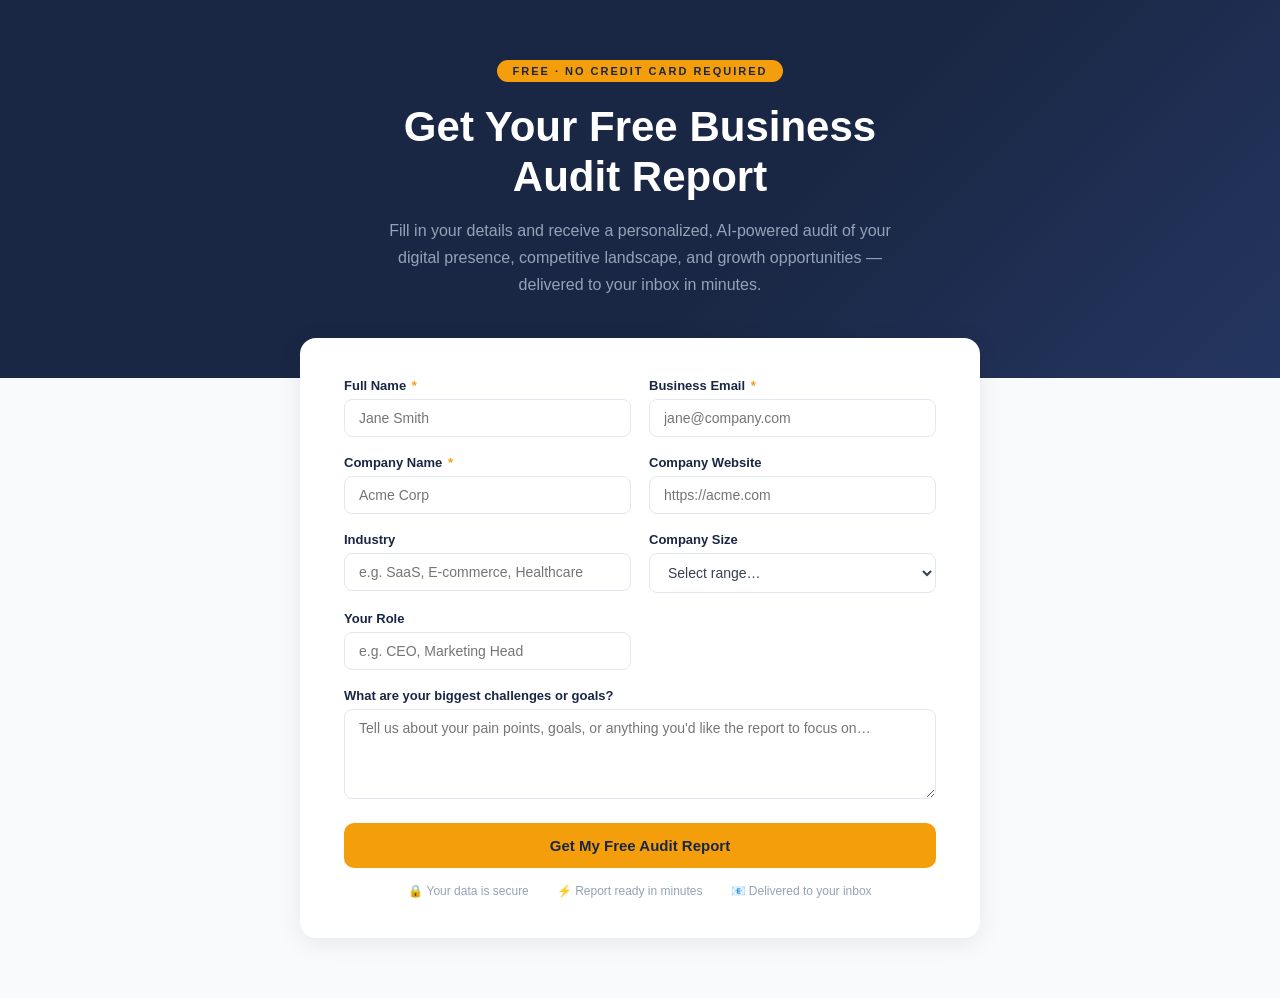
<file: templates/index.html>
<!DOCTYPE html>
<html lang="en">
<head>
  <meta charset="UTF-8" />
  <meta name="viewport" content="width=device-width, initial-scale=1.0" />
  <title>Free Business Audit Report</title>
  <style>
    *, *::before, *::after { box-sizing: border-box; margin: 0; padding: 0; }
    :root {
      --navy: #1a2744;
      --gold: #f59e0b;
      --light: #f8fafc;
      --border: #e2e8f0;
      --error: #ef4444;
      --success: #10b981;
      --text: #374151;
      --muted: #6b7280;
    }
    body {
      font-family: 'Helvetica Neue', Helvetica, Arial, sans-serif;
      background: var(--light);
      color: var(--text);
      min-height: 100vh;
    }
    /* ── Hero ─────────────────────────────────────────────────────────── */
    .hero {
      background: linear-gradient(135deg, var(--navy) 60%, #243560 100%);
      color: #fff;
      text-align: center;
      padding: 60px 20px 80px;
    }
    .hero .badge {
      display: inline-block;
      background: var(--gold);
      color: var(--navy);
      font-size: 11px;
      font-weight: 700;
      letter-spacing: 2px;
      text-transform: uppercase;
      padding: 5px 16px;
      border-radius: 20px;
      margin-bottom: 20px;
    }
    .hero h1 { font-size: clamp(26px, 5vw, 42px); font-weight: 800; line-height: 1.2; margin-bottom: 14px; }
    .hero p  { font-size: 16px; color: #94a3b8; max-width: 520px; margin: 0 auto; line-height: 1.7; }
    /* ── Card ─────────────────────────────────────────────────────────── */
    .card {
      background: #fff;
      border-radius: 16px;
      box-shadow: 0 4px 24px rgba(0,0,0,0.08);
      max-width: 680px;
      margin: -40px auto 60px;
      padding: 40px 44px;
    }
    @media (max-width: 600px) { .card { padding: 28px 20px; margin: -30px 16px 40px; } }
    /* ── Form ─────────────────────────────────────────────────────────── */
    .form-grid { display: grid; grid-template-columns: 1fr 1fr; gap: 18px; }
    @media (max-width: 520px) { .form-grid { grid-template-columns: 1fr; } }
    .form-group { display: flex; flex-direction: column; gap: 6px; }
    .form-group.full { grid-column: 1 / -1; }
    label { font-size: 13px; font-weight: 600; color: var(--navy); }
    label .req { color: var(--gold); margin-left: 2px; }
    input, select, textarea {
      border: 1.5px solid var(--border);
      border-radius: 8px;
      padding: 10px 14px;
      font-size: 14px;
      color: var(--text);
      background: #fff;
      transition: border-color .2s, box-shadow .2s;
      outline: none;
      width: 100%;
      font-family: inherit;
    }
    input:focus, select:focus, textarea:focus {
      border-color: var(--navy);
      box-shadow: 0 0 0 3px rgba(26,39,68,.08);
    }
    input.error, select.error, textarea.error { border-color: var(--error); }
    .field-error { font-size: 12px; color: var(--error); margin-top: 2px; display: none; }
    textarea { resize: vertical; min-height: 90px; }
    /* ── Button ───────────────────────────────────────────────────────── */
    .btn {
      display: flex; align-items: center; justify-content: center; gap: 10px;
      width: 100%; padding: 14px 24px;
      background: var(--gold); color: var(--navy);
      font-size: 15px; font-weight: 700;
      border: none; border-radius: 10px; cursor: pointer;
      transition: background .2s, transform .1s;
      margin-top: 24px;
    }
    .btn:hover { background: #e08e00; }
    .btn:active { transform: scale(.98); }
    .btn:disabled { background: #d1d5db; color: #9ca3af; cursor: not-allowed; }
    /* ── Spinner ──────────────────────────────────────────────────────── */
    .spinner {
      width: 20px; height: 20px;
      border: 3px solid rgba(26,39,68,.2);
      border-top-color: var(--navy);
      border-radius: 50%;
      animation: spin .7s linear infinite;
      display: none;
    }
    @keyframes spin { to { transform: rotate(360deg); } }
    /* ── Success / Error states ───────────────────────────────────────── */
    .success-box {
      display: none;
      text-align: center;
      padding: 40px 20px;
    }
    .success-icon {
      width: 64px; height: 64px;
      background: #d1fae5; border-radius: 50%;
      display: flex; align-items: center; justify-content: center;
      margin: 0 auto 20px;
      font-size: 28px;
    }
    .success-box h2 { font-size: 22px; color: var(--navy); margin-bottom: 10px; }
    .success-box p  { font-size: 14px; color: var(--muted); line-height: 1.7; }
    .error-banner {
      display: none;
      background: #fef2f2; border: 1px solid #fecaca;
      border-radius: 8px; padding: 12px 16px;
      font-size: 13px; color: #b91c1c;
      margin-bottom: 16px;
    }
    /* ── Trust bar ────────────────────────────────────────────────────── */
    .trust { display: flex; justify-content: center; gap: 28px; flex-wrap: wrap; margin-top: 16px; }
    .trust span { font-size: 12px; color: #94a3b8; display: flex; align-items: center; gap: 5px; }
  </style>
</head>
<body>

<div class="hero">
  <div class="badge">Free · No Credit Card Required</div>
  <h1>Get Your Free Business<br>Audit Report</h1>
  <p>Fill in your details and receive a personalized, AI-powered audit of your digital presence, competitive landscape, and growth opportunities — delivered to your inbox in minutes.</p>
</div>

<div class="card">
  <div class="error-banner" id="errorBanner"></div>

  <!-- ── Form ─────────────────────────────────────────────────────────── -->
  <form id="leadForm" novalidate>
    <div class="form-grid">

      <div class="form-group">
        <label for="full_name">Full Name <span class="req">*</span></label>
        <input type="text" id="full_name" name="full_name" placeholder="Jane Smith" autocomplete="name" />
        <span class="field-error" id="err_full_name">Please enter your full name (min 2 characters).</span>
      </div>

      <div class="form-group">
        <label for="email">Business Email <span class="req">*</span></label>
        <input type="email" id="email" name="email" placeholder="jane@company.com" autocomplete="email" />
        <span class="field-error" id="err_email">Please enter a valid email address.</span>
      </div>

      <div class="form-group">
        <label for="company_name">Company Name <span class="req">*</span></label>
        <input type="text" id="company_name" name="company_name" placeholder="Acme Corp" />
        <span class="field-error" id="err_company_name">Please enter your company name.</span>
      </div>

      <div class="form-group">
        <label for="company_website">Company Website</label>
        <input type="url" id="company_website" name="company_website" placeholder="https://acme.com" />
        <span class="field-error" id="err_company_website">Please enter a valid URL.</span>
      </div>

      <div class="form-group">
        <label for="industry">Industry</label>
        <input type="text" id="industry" name="industry" placeholder="e.g. SaaS, E-commerce, Healthcare" />
      </div>

      <div class="form-group">
        <label for="company_size">Company Size</label>
        <select id="company_size" name="company_size">
          <option value="">Select range…</option>
          <option value="1-10">1–10 employees</option>
          <option value="11-50">11–50 employees</option>
          <option value="51-200">51–200 employees</option>
          <option value="201-500">201–500 employees</option>
          <option value="500+">500+ employees</option>
        </select>
      </div>

      <div class="form-group">
        <label for="role">Your Role</label>
        <input type="text" id="role" name="role" placeholder="e.g. CEO, Marketing Head" />
      </div>

      <div class="form-group full">
        <label for="message">What are your biggest challenges or goals?</label>
        <textarea id="message" name="message" placeholder="Tell us about your pain points, goals, or anything you'd like the report to focus on…"></textarea>
      </div>

    </div>

    <button type="submit" class="btn" id="submitBtn">
      <span id="btnText">Get My Free Audit Report</span>
      <div class="spinner" id="spinner"></div>
    </button>
  </form>

  <!-- ── Success state ─────────────────────────────────────────────────── -->
  <div class="success-box" id="successBox">
    <div class="success-icon">✅</div>
    <h2 id="successHeading">Report on its way!</h2>
    <p id="successMessage"></p>
  </div>

  <div class="trust">
    <span>🔒 Your data is secure</span>
    <span>⚡ Report ready in minutes</span>
    <span>📧 Delivered to your inbox</span>
  </div>
</div>

<script>
  const form = document.getElementById('leadForm');
  const submitBtn = document.getElementById('submitBtn');
  const spinner = document.getElementById('spinner');
  const btnText = document.getElementById('btnText');
  const successBox = document.getElementById('successBox');
  const errorBanner = document.getElementById('errorBanner');

  function showError(fieldId, show) {
    const input = document.getElementById(fieldId);
    const err   = document.getElementById('err_' + fieldId);
    if (!input) return;
    if (show) {
      input.classList.add('error');
      if (err) err.style.display = 'block';
    } else {
      input.classList.remove('error');
      if (err) err.style.display = 'none';
    }
  }

  function validateEmail(v) {
    return /^[^\s@]+@[^\s@]+\.[^\s@]+$/.test(v);
  }

  function validateUrl(v) {
    if (!v) return true; // optional
    try { new URL(v.startsWith('http') ? v : 'https://' + v); return true; }
    catch { return false; }
  }

  function validate() {
    let ok = true;
    const name = document.getElementById('full_name').value.trim();
    const email = document.getElementById('email').value.trim();
    const company = document.getElementById('company_name').value.trim();
    const website = document.getElementById('company_website').value.trim();

    showError('full_name',    name.length < 2);
    showError('email',        !validateEmail(email));
    showError('company_name', company.length < 1);
    showError('company_website', !validateUrl(website));

    if (name.length < 2 || !validateEmail(email) || company.length < 1 || !validateUrl(website)) ok = false;
    return ok;
  }

  form.addEventListener('submit', async (e) => {
    e.preventDefault();
    errorBanner.style.display = 'none';
    if (!validate()) return;

    // Build payload
    const payload = {};
    ['full_name','email','company_name','company_website','industry','role','message'].forEach(id => {
      const val = document.getElementById(id).value.trim();
      if (val) payload[id] = val;
    });
    const size = document.getElementById('company_size').value;
    if (size) payload.company_size = size;

    // Loading state
    submitBtn.disabled = true;
    spinner.style.display = 'block';
    btnText.textContent = 'Generating your report…';

    try {
      const res = await fetch('/api/v1/submit-lead', {
        method: 'POST',
        headers: { 'Content-Type': 'application/json' },
        body: JSON.stringify(payload),
      });

      if (res.ok) {
        form.style.display = 'none';
        successBox.style.display = 'block';
        document.getElementById('successHeading').textContent =
          `Thank you, ${payload.full_name.split(' ')[0]}!`;
        document.getElementById('successMessage').textContent =
          `Your personalized audit report for ${payload.company_name} is being prepared and will arrive in your inbox within minutes.`;
      } else {
        const data = await res.json().catch(() => ({}));
        let msg = 'Something went wrong. Please try again.';
        if (data.detail) {
          if (Array.isArray(data.detail)) {
            msg = data.detail.map(d => `${d.loc?.slice(-1)[0] ?? ''}: ${d.msg}`).join(' · ');
          } else {
            msg = String(data.detail);
          }
        }
        errorBanner.textContent = msg;
        errorBanner.style.display = 'block';
        submitBtn.disabled = false;
        spinner.style.display = 'none';
        btnText.textContent = 'Get My Free Audit Report';
      }
    } catch (err) {
      errorBanner.textContent = 'Network error — please check your connection and try again.';
      errorBanner.style.display = 'block';
      submitBtn.disabled = false;
      spinner.style.display = 'none';
      btnText.textContent = 'Get My Free Audit Report';
    }
  });

  // Clear field errors on input
  ['full_name','email','company_name','company_website'].forEach(id => {
    document.getElementById(id)?.addEventListener('input', () => showError(id, false));
  });
</script>
</body>
</html>
</file>
